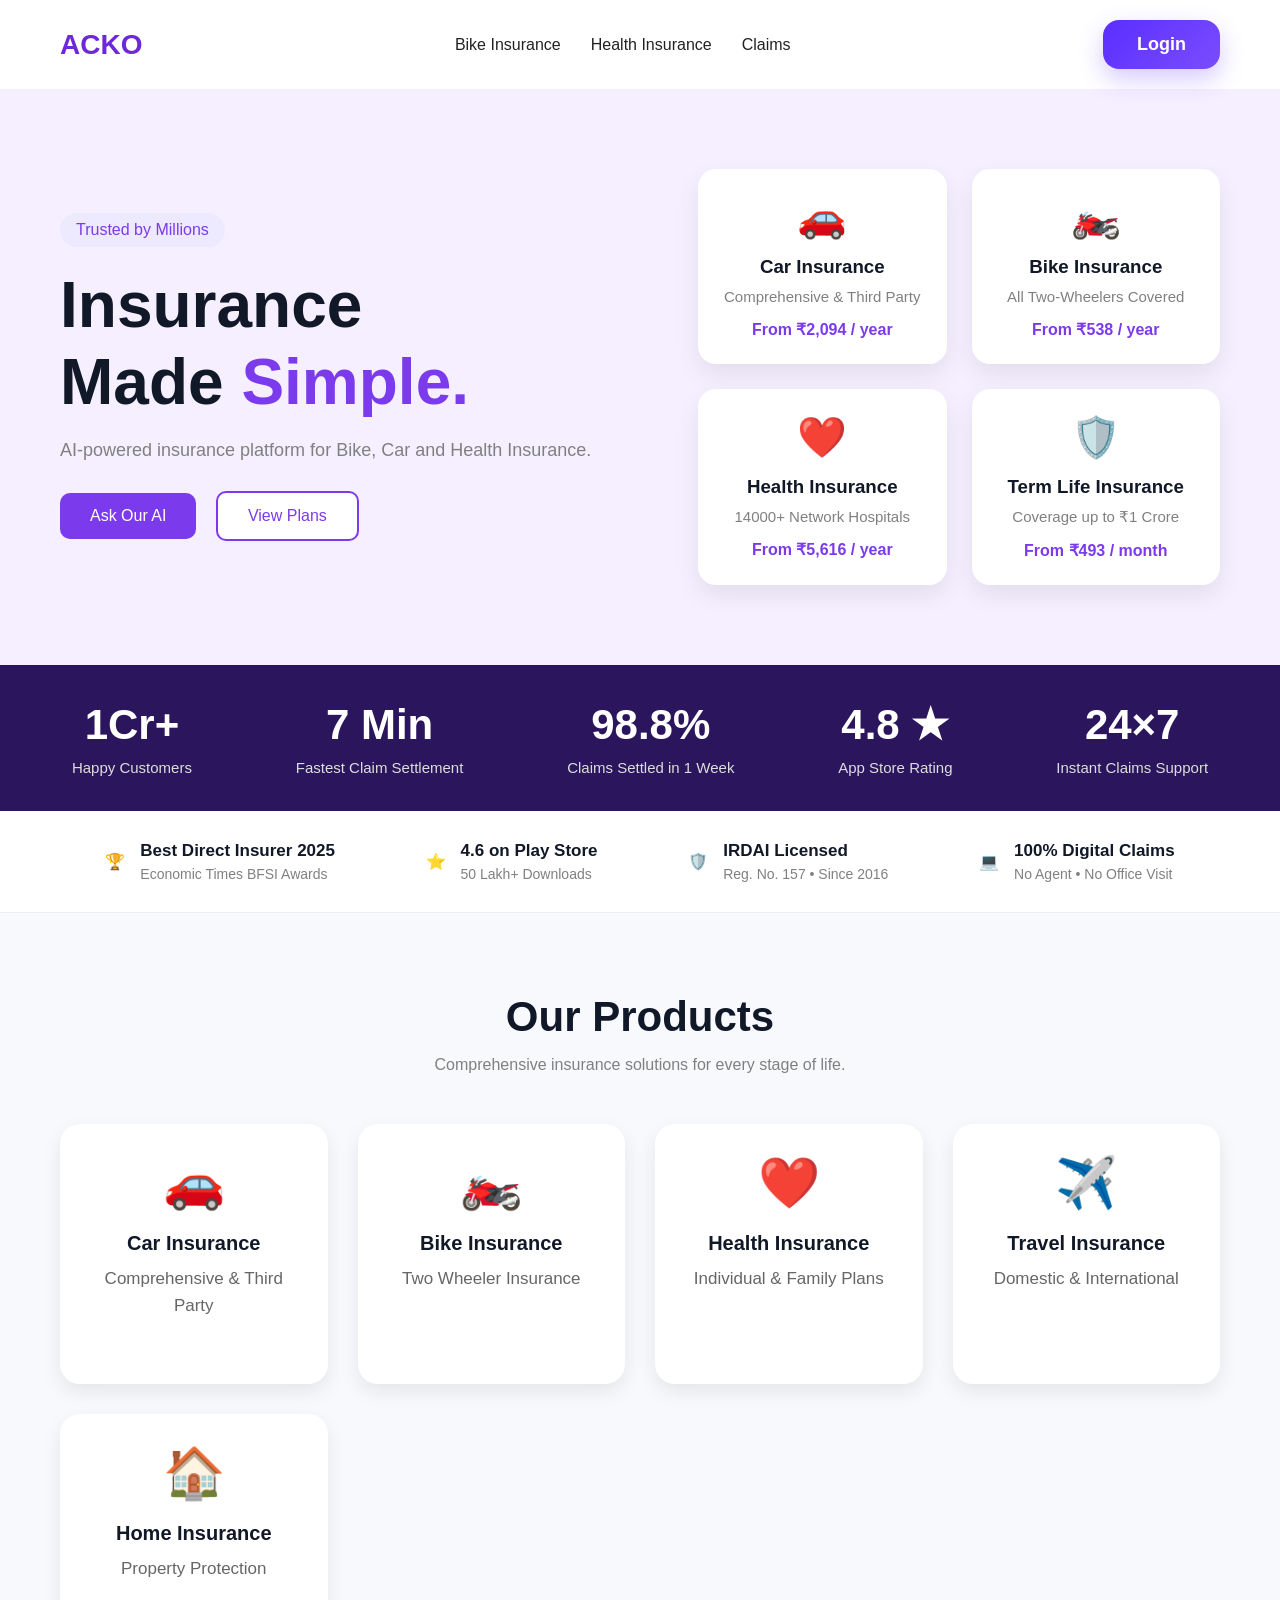
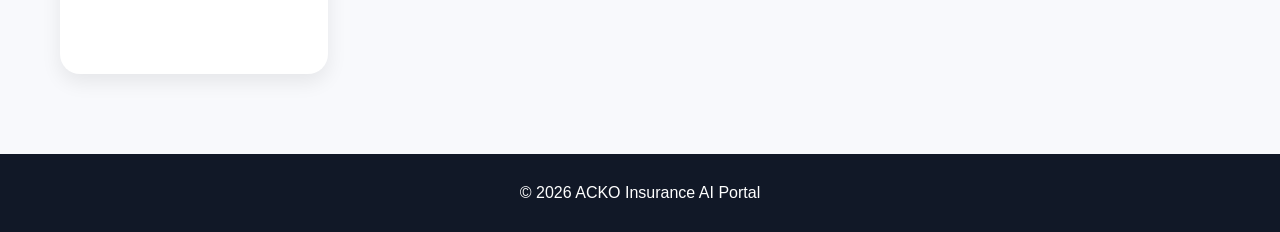
<file: frontend/index.html>
<!DOCTYPE html>
<html lang="en">

<head>
    <meta charset="UTF-8">
    <meta name="viewport" content="width=device-width, initial-scale=1.0">

    <title>ACKO Insurance AI Portal</title>

    <link rel="stylesheet" href="css/style.css">
    <link rel="stylesheet" href="css/login.css">
    
</head>

<body>

    <!-- ===========================
            NAVIGATION
    ============================ -->

    <nav class="navbar">

        <div class="logo">
            ACKO
        </div>

        <ul class="nav-links">

            <li><a href="#">Bike Insurance</a></li>

            <li><a href="#">Health Insurance</a></li>

            <li><a href="#">Claims</a></li>

        </ul>

        <div>

            <button id="loginBtn" class="login-btn">
                Login
            </button>

        </div>

    </nav>



    <!-- ===========================
            HERO
    ============================ -->

    <section class="hero">

        <div class="hero-left">

            <span class="tag">

                Trusted by Millions

            </span>

            <h1>

                Insurance
                <br>

                Made
                <span>Simple.</span>

            </h1>

            <p>

                AI-powered insurance platform for
                Bike, Car and Health Insurance.

            </p>

            <div class="hero-buttons">

                <button>

                    Ask Our AI

                </button>

                <button>

                    View Plans

                </button>

            </div>

        </div>



        <div class="hero-right">

    <div class="insurance-grid">

        <div class="insurance-card">

            <div class="icon">🚗</div>

            <h3>Car Insurance</h3>

            <p>Comprehensive & Third Party</p>

            <span>From ₹2,094 / year</span>

        </div>

        <div class="insurance-card">

            <div class="icon">🏍️</div>

            <h3>Bike Insurance</h3>

            <p>All Two-Wheelers Covered</p>

            <span>From ₹538 / year</span>

        </div>

        <div class="insurance-card">

            <div class="icon">❤️</div>

            <h3>Health Insurance</h3>

            <p>14000+ Network Hospitals</p>

            <span>From ₹5,616 / year</span>

        </div>

        <div class="insurance-card">

            <div class="icon">🛡️</div>

            <h3>Term Life Insurance</h3>

            <p>Coverage up to ₹1 Crore</p>

            <span>From ₹493 / month</span>

        </div>

    </div>

</div>
    </section>



    <!-- ===========================
        STATS
    =========================== -->

    <section class="stats">

        <div class="stat-box">

            <h2>1Cr+</h2>

            <p>Happy Customers</p>

        </div>

        <div class="stat-box">

            <h2>7 Min</h2>

            <p>Fastest Claim Settlement</p>

        </div>

        <div class="stat-box">

            <h2>98.8%</h2>

            <p>Claims Settled in 1 Week</p>

        </div>

        <div class="stat-box">

            <h2>4.8 ★</h2>

            <p>App Store Rating</p>

        </div>

        <div class="stat-box">

            <h2>24×7</h2>

            <p>Instant Claims Support</p>

        </div>

    </section>



<!-- ====================================
        TRUST BADGES
==================================== -->

<section class="badges">

    <div class="badge">

        🏆

        <div>

            <h4>Best Direct Insurer 2025</h4>

            <p>Economic Times BFSI Awards</p>

        </div>

    </div>

    <div class="badge">

        ⭐

        <div>

            <h4>4.6 on Play Store</h4>

            <p>50 Lakh+ Downloads</p>

        </div>

    </div>

    <div class="badge">

        🛡️

        <div>

            <h4>IRDAI Licensed</h4>

            <p>Reg. No. 157 • Since 2016</p>

        </div>

    </div>

    <div class="badge">

        💻

        <div>

            <h4>100% Digital Claims</h4>

            <p>No Agent • No Office Visit</p>

        </div>

    </div>

</section>



<!-- ====================================
        PRODUCTS
==================================== -->

<section class="products">

    <h2>

        Our Products

    </h2>

    <p>

        Comprehensive insurance solutions for every stage of life.

    </p>

    <div class="product-grid">

        <div class="product-card">

            🚗

            <h3>Car Insurance</h3>

            <p>Comprehensive & Third Party</p>

        </div>

        <div class="product-card">

            🏍️

            <h3>Bike Insurance</h3>

            <p>Two Wheeler Insurance</p>

        </div>

        <div class="product-card">

            ❤️

            <h3>Health Insurance</h3>

            <p>Individual & Family Plans</p>

        </div>

        <div class="product-card">

            ✈️

            <h3>Travel Insurance</h3>

            <p>Domestic & International</p>

        </div>

        <div class="product-card">

            🏠

            <h3>Home Insurance</h3>

            <p>Property Protection</p>

        </div>

    </div>

</section>


    <!-- ===========================
            FOOTER
    ============================ -->

    <footer>

        © 2026 ACKO Insurance AI Portal

    </footer>


<!-- ======================================
SUCCESS POPUP
====================================== -->

<div id="successPopup" class="success-popup">

    <div class="success-card">

        <div class="success-icon">
            ✅
        </div>

        <h2 id="successTitle">
            Success
        </h2>

        <p id="successMessage">
            Operation completed successfully.
        </p>

        <button id="successOkBtn">
            Continue
        </button>

    </div>

</div>

<script src="js/api.js"></script>

<!-- ==========================================
LOGIN MODAL
========================================== -->

<div class="modal" id   ="loginModal">

    <div class="modal-box">

        <!-- HEADER -->

        <div class="login-header">

            <span class="close">&times;</span>

            <h1>ACKO</h1>

            <p>Sign in to your insurance portal</p>

        </div>

        <!-- CUSTOMER / ADMIN -->

        <div class="login-type">

            <button
                class="type-btn active"
                id="customerBtn"
            >
                Customer
            </button>

            <button
                class="type-btn"
                id="adminBtn"
            >
                ACKO Management
            </button>

        </div>

        <!-- SIGN IN / REGISTER -->

        <div class="login-option">

            <button
                class="option-btn active"
                id="signinBtn"
            >
                Sign In
            </button>

            <button
                class="option-btn"
                id="registerBtn"
            >
                Register
            </button>

        </div>

        <!-- LOGIN FORM -->

        <form id="loginForm">

    <input
        type="email"
        id="loginEmail"
        placeholder="Email Address"
        required
    >

    <div class="password-box">

        <input
            type="password"
            id="loginPassword"
            placeholder="Password"
            required
        >

        <span id="togglePassword">
            👁
        </span>

    </div>

    <button
        type="submit"
        class="submit-btn"
    >
        Sign In
    </button>

</form>
        <!-- REGISTER FORM -->

        <form
            id="registerForm"
            style="display:none;"
        >

            <input
                type="text"
                id="customerName"
                placeholder="Full Name"
            >

            <input
                type="text"
                id="phone"
                placeholder="Phone Number"
            >

            <input
                type="email"
                id="registerEmail"
                placeholder="Email Address"
            >

            <input
                type="password"
                id="registerPassword"
                placeholder="Password"
            >

            <textarea
                id="address"
                placeholder="Address"
            ></textarea>

            <button
                type="submit"
                class="submit-btn"
            >
                Create Account
            </button>

        </form>

    </div>

</div>

<link rel="stylesheet" href="css/login.css">

<script src="js/login.js"></script>

</div>

</div>

</body>

</html>
</file>
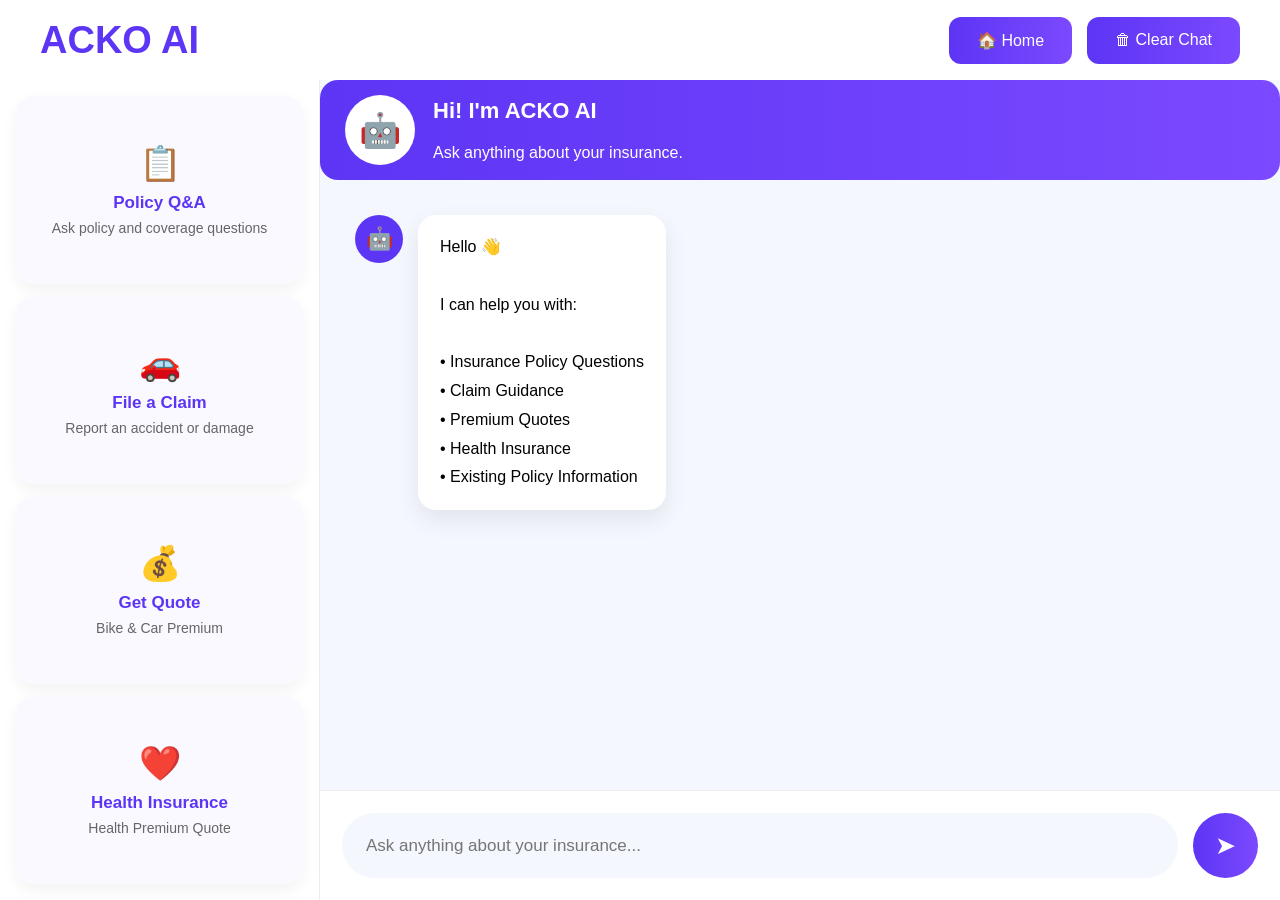
<file: frontend/chatbot.html>
<!DOCTYPE html>
<html lang="en">

<head>

    <meta charset="UTF-8">

    <meta name="viewport"
          content="width=device-width, initial-scale=1.0">

    <title>ACKO AI Assistant</title>

    <link rel="stylesheet" href="css/chatbot.css">

</head>

<body>

<!-- ==========================================
HEADER
========================================== -->

<header class="navbar">

    <div class="logo">
        ACKO AI
    </div>

    <div class="nav-buttons">

        <button id="homeBtn">
            🏠 Home
        </button>

        <button id="clearChatBtn">
            🗑 Clear Chat
        </button>

    </div>

</header>

<!-- ==========================================
MAIN CONTAINER
========================================== -->

<div class="chat-layout">

    <!-- ======================================
    LEFT PANEL
    ======================================= -->

    <aside class="sidebar">

        

        <div class="menu-card"
             id="policyCard">

            <div class="menu-icon">
                📋
            </div>

            <h3>Policy Q&A</h3>

            <p>
                Ask policy and coverage questions
            </p>

        </div>

        <div class="menu-card"
             id="claimCard">

            <div class="menu-icon">
                🚗
            </div>

            <h3>File a Claim</h3>

            <p>
                Report an accident or damage
            </p>

        </div>

        <div class="menu-card"
             id="quoteCard">

            <div class="menu-icon">
                💰
            </div>

            <h3>Get Quote</h3>

            <p>
                Bike & Car Premium
            </p>

        </div>

        <div class="menu-card" id="healthCard">

    <div class="menu-icon">
        ❤️
    </div>

    <h3>Health Insurance</h3>

    <p>
        Health Premium Quote
    </p>

</div>

    </aside>

    <!-- ======================================
    RIGHT CHAT AREA
    ======================================= -->

    <section class="chat-section">

        <!-- CHAT HEADER -->

        <div class="chat-header">

            <div class="bot-avatar">
                🤖
            </div>

            <div>

                <h2>Hi! I'm ACKO AI</h2>

                <p>
                    Ask anything about your insurance.
                </p>

            </div>

        </div>

        <!-- CHAT WINDOW -->

        <div id="chatMessages"
             class="chat-messages">

            <div class="bot-message">

                <div class="message-avatar">

                    🤖

                </div>

                <div class="message">

                    Hello 👋<br><br>

                    I can help you with:

                    <br><br>

                    • Insurance Policy Questions

                    <br>

                    • Claim Guidance

                    <br>

                    • Premium Quotes

                    <br>

                    • Health Insurance

                    <br>

                    • Existing Policy Information

                </div>

            </div>

        </div>

        <!-- INPUT AREA -->

        <div class="chat-input">

            <input

                id="userInput"

                type="text"

                placeholder="Ask anything about your insurance..."

            >

            <button id="sendBtn">

                ➤

            </button>

        </div>

    </section>

</div>

<script src="js/api.js"></script>

<!-- <script src="js/quote.js"></script> -->

<script src="js/claim.js"></script>

<script src="js/chatbot.js"></script>

</body>

</html>
</file>
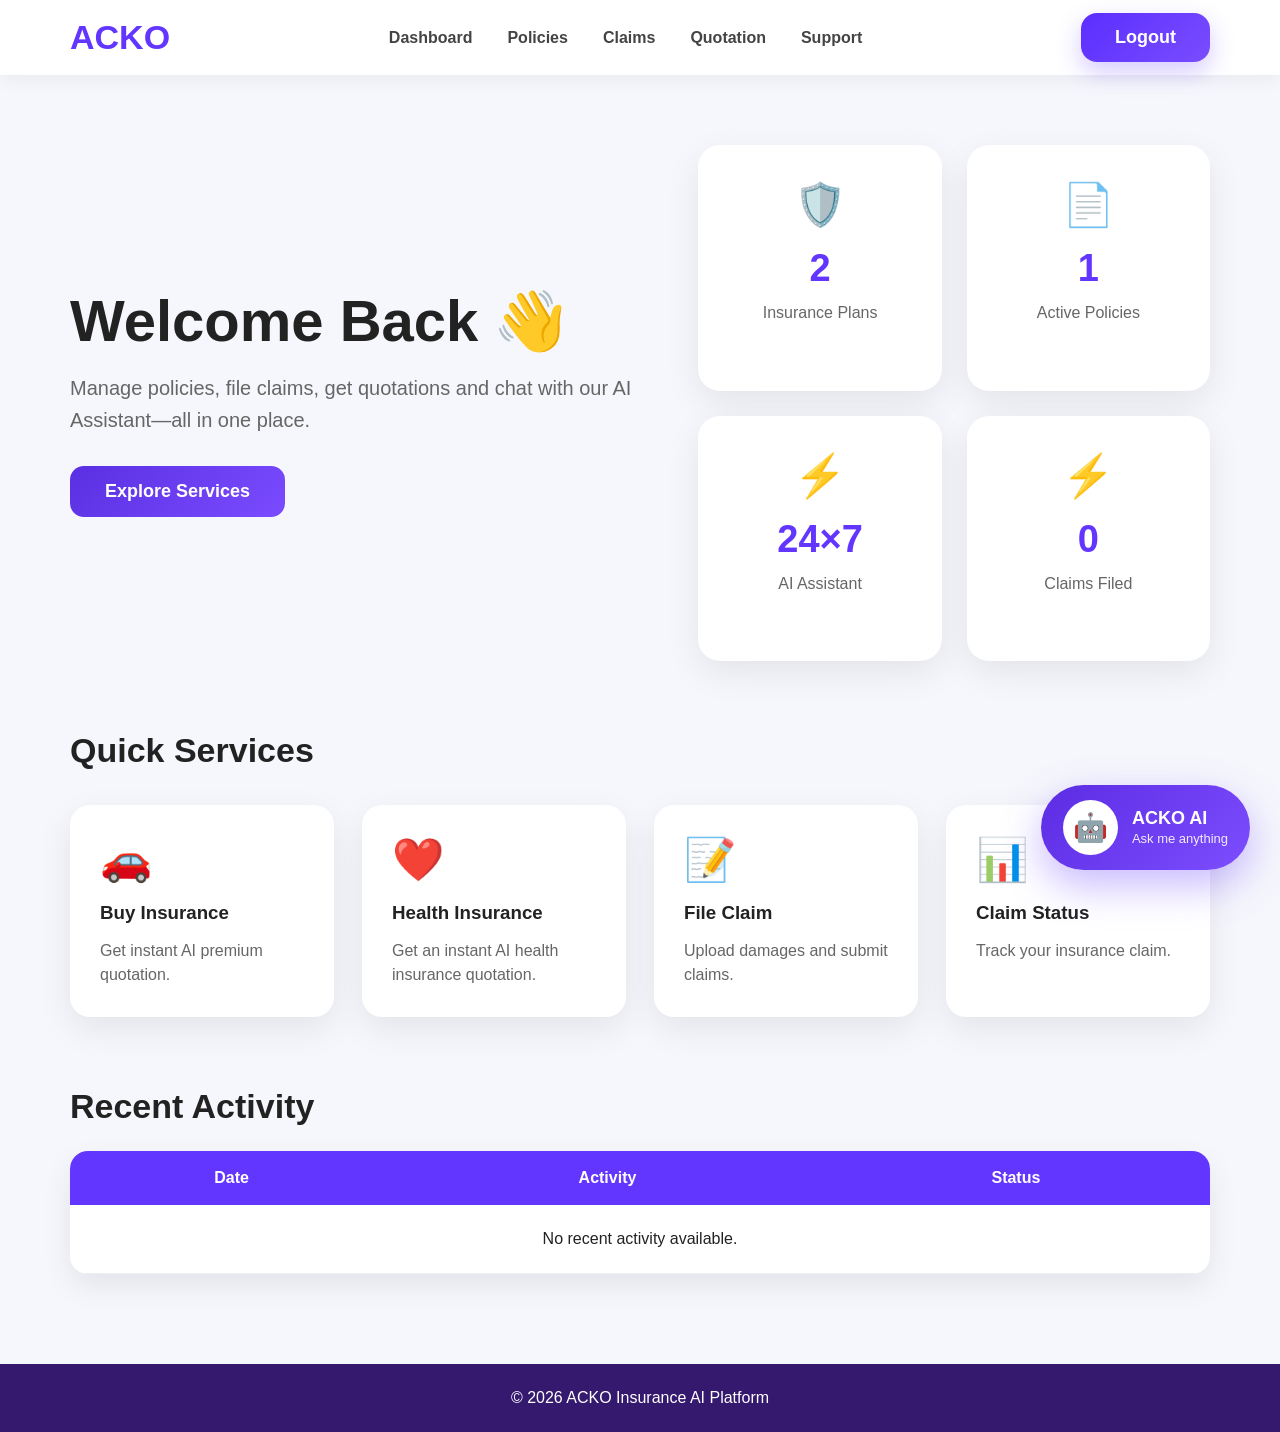
<file: frontend/home.html>
<!DOCTYPE html>
<html lang="en">

<head>

    <meta charset="UTF-8">

    <meta name="viewport" content="width=device-width, initial-scale=1.0">

    <title>ACKO Customer Portal</title>

    <link rel="stylesheet" href="css/home.css">

</head>

<body>

<!-- ===========================
NAVBAR
=========================== -->

<nav class="navbar">

    <div class="logo">

        ACKO

    </div>

    <ul class="nav-links">

        <li><a href="#">Dashboard</a></li>

        <li><a href="#">Policies</a></li>

        <li><a href="#">Claims</a></li>

        <li><a href="#">Quotation</a></li>

        <li><a href="#">Support</a></li>

    </ul>

    <button id="logoutBtn" class="logout-btn">

        Logout

    </button>

</nav>

<!-- ===========================
WELCOME
=========================== -->

<section class="hero">

    <div class="hero-left">

        <h1 id="welcomeUser">

        Welcome Back 👋

        </h1>

        <p>

            Manage policies, file claims, get quotations and chat with our AI Assistant—all in one place.

        </p>

        <button id="exploreBtn" class="primary-btn">

            Explore Services

        </button>

    </div>

    <div class="hero-right">

    <div class="stat-card">

    <div class="stat-icon">🛡️</div>

    <h2 id="totalPlans">2</h2>

    <p>Insurance Plans</p>

</div>

    <div class="stat-card">

    <div class="stat-icon">📄</div>

    <h2 id="activePolicies">1</h2>

    <p>Active Policies</p>

</div>

    <div class="stat-card">

        <div class="stat-icon">⚡</div>

        <h2>24×7</h2>

        <p>AI Assistant</p>

    </div>

    <div class="stat-card">

    <div class="stat-icon">⚡</div>

    <h2 id="totalClaims">0</h2>

    <p>Claims Filed</p>

</div>

</div>

</section>

<!-- ===========================
QUICK SERVICES
=========================== -->

<section id="services" class="services">

    <h2>

        Quick Services

    </h2>

    <div class="service-grid">

        <div class="service-card" id="quoteCard">

            <div class="icon">

                🚗

            </div>

            <h3>

                Buy Insurance

            </h3>

            <p>

                Get instant AI premium quotation.

            </p>

        </div>

        <div class="service-card" id="healthCard">

            <div class="icon">
                ❤️
            </div>

            <h3>
            Health Insurance
            </h3>

            <p>
            Get an instant AI health insurance quotation.
            </p>

        </div>

        <div class="service-card" id="claimCard">

            <div class="icon">

                📝

            </div>

            <h3>

                File Claim

            </h3>

            <p>

                Upload damages and submit claims.

            </p>

        </div>

        <div class="service-card">

            <div class="icon">

                📊

            </div>

            <h3>

                Claim Status

            </h3>

            <p>

                Track your insurance claim.

            </p>

        </div>

    </div>

</section>

<!-- ===========================
RECENT ACTIVITY
=========================== -->

<section class="activity">

    <h2>

        Recent Activity

    </h2>

    <table>

        <thead>

            <tr>

                <th>Date</th>

                <th>Activity</th>

                <th>Status</th>

            </tr>

        </thead>

       <tbody id="recentActivityBody">

    <tr>
        <td colspan="3" style="text-align:center; padding:25px;">
            No recent activity available.
        </td>
    </tr>

</tbody>

    </table>

</section>

<!-- =====================================
FLOATING AI ASSISTANT
===================================== -->

<div class="ai-widget" id="chatbotBtn">

    <div class="ai-icon">

        🤖

    </div>

    <div>

        <h4>ACKO AI</h4>

        <span>Ask me anything</span>

    </div>

</div>


<!-- ===========================
FOOTER
=========================== -->

<footer>

    © 2026 ACKO Insurance AI Platform

</footer>

<script src="js/home.js"></script>

</body>

</html>
</file>
<file: frontend/css/style.css>
/* ===============================
   RESET
================================== */

* {
    margin: 0;
    padding: 0;
    box-sizing: border-box;
}

/* ===============================
   BODY
================================== */

body {
    font-family: Arial, Helvetica, sans-serif;
    background: #ffffff;
    color: #111827;
}

/* ===============================
   NAVBAR
================================== */

.navbar {

    display: flex;

    justify-content: space-between;

    align-items: center;

    padding: 20px 60px;

    background:white;

}

.logo {

    color:#6d28d9;

    font-size: 28px;

    font-weight: bold;

}

.nav-links {

    display: flex;

    list-style: none;

    gap: 30px;

}

.nav-links a {

    color:#222;

    text-decoration: none;

    font-weight: 500;

}

.login-btn {

    background: #7c3aed;

    color: white;

    border: none;

    padding: 10px 24px;

    border-radius: 8px;

    cursor: pointer;

}

.login-btn:hover {

    background: #6d28d9;

}

/* ===============================
   HERO
================================== */

.hero{

    display:flex;

    justify-content:space-between;

    align-items:center;

    padding:80px 60px;

    background:#f5efff;

}

.hero-left {

    width: 50%;

}

.tag {

    background: #ede9fe;

    color: #6d28d9;

    padding: 8px 16px;

    border-radius: 20px;

    display: inline-block;

    margin-bottom: 20px;

}

.hero h1 {

    font-size: 64px;

    line-height: 1.2;

    margin-bottom: 20px;

}

.hero span {

    color: #7c3aed;

}

.hero p {

    color: gray;

    font-size: 18px;

    margin-bottom: 30px;

}

.hero-buttons button {

    padding: 14px 30px;

    margin-right: 15px;

    border-radius: 10px;

    border: none;

    cursor: pointer;

    font-size: 16px;

}

.hero-buttons button:first-child {

    background: #7c3aed;

    color: white;

}

.hero-buttons button:last-child {

    background: white;

    border: 2px solid #7c3aed;

    color: #7c3aed;

}

.hero-right {

    width: 40%;

    text-align: center;

}

.hero-right img {

    width: 100%;

    max-width: 450px;

}

/* ===============================
   STATS
================================== */

.stats{

    background:#2b165d;

    display:flex;

    justify-content:space-around;

    align-items:center;

    padding:35px 20px;

}

.stat-box{

    text-align:center;

    color:white;

}

.stat-box h2{

    font-size:42px;

    margin-bottom:10px;

    font-weight:bold;

}

.stat-box p{

    color:#ddd;

    font-size:15px;

}

/* ===============================
   PRODUCTS
================================== */

.products {

    padding: 80px 60px;

}

.products h2 {

    text-align: center;

    margin-bottom: 40px;

    font-size: 38px;

}

.product-grid {

    display: grid;

    grid-template-columns: repeat(4,1fr);

    gap: 25px;

}

.product-card {

    background: white;

    border-radius: 15px;

    padding: 40px;

    text-align: center;

    box-shadow: 0 8px 20px rgba(0,0,0,.08);

    transition: .3s;

}

.product-card:hover {

    transform: translateY(-8px);

}

.product-card h3 {

    margin-top: 20px;

}

/* ===============================
   FOOTER
================================== */

footer {

    background: #111827;

    color: white;

    text-align: center;

    padding: 30px;

}

/* =====================================
   HERO RIGHT INSURANCE CARDS
===================================== */

.hero-right{

    width:45%;

}

.insurance-grid{

    display:grid;

    grid-template-columns:repeat(2,1fr);

    gap:25px;

}

.insurance-card{

    background:white;

    border-radius:18px;

    padding:25px;

    box-shadow:0 10px 25px rgba(0,0,0,.08);

    transition:.3s;

}

.insurance-card:hover{

    transform:translateY(-8px);

}

.insurance-card .icon{

    font-size:40px;

    margin-bottom:15px;

}

.insurance-card h3{

    margin-bottom:10px;

}

.insurance-card p{

    color:gray;

    font-size:15px;

    margin-bottom:15px;

}

.insurance-card span{

    color:#7c3aed;

    font-weight:bold;

}


/*======================================
            BADGES
======================================*/

.badges{

    display:flex;

    justify-content:space-around;

    align-items:center;

    padding:30px 60px;

    background:white;

    border-bottom:1px solid #eee;

}

.badge{

    display:flex;

    align-items:center;

    gap:15px;

}

.badge h4{

    font-size:17px;

    margin-bottom:5px;

}

.badge p{

    color:gray;

    font-size:14px;

}



/*======================================
            PRODUCTS
======================================*/

.products{

    padding:80px 60px;

    text-align:center;

    background:#f8f9fc;

}

.products h2{

    font-size:42px;

    margin-bottom:15px;

}

.products>p{

    color:gray;

    margin-bottom:50px;

}

.product-grid{

    display:grid;

    grid-template-columns:repeat(auto-fit,minmax(230px,1fr));

    gap:30px;

    margin-top:50px;

}

.product-card{

    background:white;

    padding:30px;

    border-radius:20px;

    box-shadow:0 8px 20px rgba(0,0,0,.08);

    transition:.3s;

    min-height:260px;

}

.product-card:hover{

    transform:translateY(-10px);

}

.product-card{

    font-size:50px;

}

.product-card h3{

    font-size:20px;

    margin:20px 0 10px;

}

.product-card p{

    color:#666;

    font-size:17px;

    line-height:1.6;

}
</file>
<file: frontend/css/login.css>
/* ==========================================
   LOGIN MODAL
========================================== */

.modal{

    display:none;

    position:fixed;

    inset:0;

    justify-content:center;

    align-items:center;

    background:rgba(20,20,20,.35);

    backdrop-filter:blur(14px);

    -webkit-backdrop-filter:blur(14px);

    z-index:9999;

    animation:fadeIn .3s ease;

}

/* ==========================================
   MODAL BOX
========================================== */

.modal-box{

    width:480px;

    background:#fff;

    border-radius:22px;

    overflow:hidden;

    box-shadow:0 20px 60px rgba(0,0,0,.25);

    animation:popup .3s ease;

}

/* ==========================================
   HEADER
========================================== */

.login-header{

    background:linear-gradient(135deg,#5a2de3,#7b4dff);

    padding:20px 28px;

    color:white;

    position:relative;

}

.login-header h1{

    margin:0;

    font-size:34px;

    font-weight:800;

}

.login-header p{

    margin-top:6px;

    font-size:15px;

    color:rgba(255,255,255,.9);

}

/* ==========================================
   CLOSE BUTTON
========================================== */

.close{

    position:absolute;

    top:16px;

    right:18px;

    width:38px;

    height:38px;

    border-radius:50%;

    display:flex;

    justify-content:center;

    align-items:center;

    background:rgba(255,255,255,.15);

    color:white;

    font-size:26px;

    font-weight:bold;

    cursor:pointer;

    transition:.3s;

}

.close:hover{

    background:white;

    color:#6b3df4;

}

/* ==========================================
   BODY
========================================== */

.login-type{

    display:flex;

    margin:18px 24px 12px;

}

.login-option{

    display:flex;

    margin:0 24px 14px;

}

#loginForm,
#registerForm{

    padding:0 24px 20px;

}

/* ==========================================
   BUTTONS
========================================== */

.type-btn,
.option-btn{

    flex:1;

    height:44px;

    border:none;

    background:#f3f3f3;

    color:#555;

    font-size:15px;

    font-weight:600;

    cursor:pointer;

    transition:.25s;

}

.type-btn:first-child,
.option-btn:first-child{

    border-radius:10px 0 0 10px;

}

.type-btn:last-child,
.option-btn:last-child{

    border-radius:0 10px 10px 0;

}   

.type-btn.active,
.option-btn.active{

    background:linear-gradient(135deg,#5b2be0,#7d4dff);

    color:white;

}


.login-btn{
    background: linear-gradient(135deg,#5B2EFF,#7A4DFF);
    color:white;
    border:none;
    padding:14px 34px;
    border-radius:16px;
    font-size:18px;
    font-weight:600;
    cursor:pointer;
    transition:0.3s;
    box-shadow:0 10px 25px rgba(91,46,255,.25);
}

.login-btn:hover{
    transform:translateY(-3px);
    box-shadow:0 15px 35px rgba(91,46,255,.35);
}



/* ==========================================
   INPUTS
========================================== */

.modal input,
.modal textarea{

    width:100%;

    padding:12px 14px;

    margin:7px 0;

    border:1px solid #ddd;

    border-radius:10px;

    font-size:15px;

    outline:none;

    transition:.3s;

    box-sizing:border-box;

}

.modal input:focus,
.modal textarea:focus{

    border-color:#6b3df4;

    box-shadow:0 0 0 3px rgba(107,61,244,.12);

}

.modal textarea{

    height:60px;

    resize:none;

}

/* ==========================================
   SUBMIT BUTTON
========================================== */

.submit-btn{

    width:100%;

    height:48px;

    margin-top:14px;

    border:none;

    border-radius:10px;

    background:linear-gradient(135deg,#5b2be0,#7d4dff);

    color:white;

    font-size:17px;

    font-weight:700;

    cursor:pointer;

    transition:.3s;

}

.submit-btn:hover{

    transform:translateY(-2px);

    box-shadow:0 8px 20px rgba(107,61,244,.3);

}

.password-box{

    position:relative;

}

.password-box input{

    width:100%;

    padding-right:45px;

}

#togglePassword{

    position:absolute;

    right:15px;

    top:50%;

    transform:translateY(-50%);

    cursor:pointer;

    font-size:18px;

    color:#666;

}

/* ==========================================
   ANIMATION
========================================== */

@keyframes popup{

    from{

        opacity:0;

        transform:translateY(20px) scale(.96);

    }

    to{

        opacity:1;

        transform:translateY(0) scale(1);

    }

}

@keyframes fadeIn{

    from{

        opacity:0;

    }

    to{

        opacity:1;

    }

}

/* ==========================================
   MOBILE
========================================== */

@media(max-width:600px){

    .modal-box{

        width:92%;

    }

    .login-header h1{

        font-size:28px;

    }

}

/* ======================================
SUCCESS POPUP
====================================== */

.success-popup{

    display:none;

    position:fixed;

    inset:0;

    background:rgba(0,0,0,.45);

    backdrop-filter:blur(10px);

    justify-content:center;

    align-items:center;

    z-index:10000;

}

.success-card{

    width:380px;

    background:white;

    border-radius:20px;

    padding:35px;

    text-align:center;

    animation:popup .3s ease;

    box-shadow:0 20px 60px rgba(0,0,0,.2);

}

.success-icon{

    font-size:60px;

    margin-bottom:15px;

}

.success-card h2{

    color:#5b2be0;

    margin-bottom:10px;

}

.success-card p{

    color:#666;

    margin-bottom:25px;

    line-height:1.6;

}

.success-card button{

    width:100%;

    height:48px;

    border:none;

    border-radius:12px;

    background:linear-gradient(135deg,#5b2be0,#7b4dff);

    color:white;

    font-size:17px;

    cursor:pointer;

}
</file>
<file: frontend/css/chatbot.css>
/* ==========================================
RESET
========================================== */

*{
    margin:0;
    padding:0;
    box-sizing:border-box;
    font-family:"Poppins",sans-serif;
}

body{

    background:#f5f7ff;

    height:100vh;

    overflow:hidden;

}


/* ==========================================
NAVBAR
========================================== */

.navbar{

    height:80px;

    background:#fff;

    display:flex;

    justify-content:space-between;

    align-items:center;

    padding:0 40px;

    box-shadow:0 5px 18px rgba(0,0,0,.08);

}

.logo{

    font-size:38px;

    font-weight:700;

    color:#5d35f5;

}

.nav-buttons{

    display:flex;

    gap:15px;

}

.nav-buttons button{

    border:none;

    background:linear-gradient(90deg,#5d35f5,#7b49ff);

    color:#fff;

    padding:14px 28px;

    border-radius:12px;

    cursor:pointer;

    font-size:16px;

    transition:.3s;

}

.nav-buttons button:hover{

    transform:translateY(-3px);

    box-shadow:0 12px 30px rgba(93,53,245,.35);

}


/* ==========================================
MAIN LAYOUT
========================================== */

.chat-layout{

    display:flex;

    height:calc(100vh - 80px);

}


/* ==========================================
LEFT PANEL
========================================== */

.sidebar{

    width:320px;

    background:#fff;

    border-right:1px solid #ececec;

    display:flex;

    flex-direction:column;

    justify-content:space-between;

    padding:16px;

    gap:12px;

}

.assistant-profile{

    text-align:center;

    margin-bottom:25px;

}

.assistant-icon{

    width:90px;

    height:90px;

    background:linear-gradient(135deg,#5d35f5,#7b49ff);

    color:white;

    font-size:40px;

    display:flex;

    justify-content:center;

    align-items:center;

    border-radius:50%;

    margin:auto;

    margin-bottom:15px;

}

.assistant-profile h2{

    color:#333;

    margin-bottom:5px;

}

.assistant-profile p{

    color:#888;

}


/* ==========================================
MENU CARDS
========================================== */

.menu-card{

    flex:1;

    min-height:145px;

    border-radius:18px;

    background:#faf9ff;

    display:flex;

    flex-direction:column;

    justify-content:center;

    align-items:center;

    padding:12px;

    border:2px solid transparent;

    transition:.3s;

    box-shadow:0 6px 16px rgba(0,0,0,.05);

}

.menu-card:hover{

    transform:translateY(-6px);

    border-color:#5d35f5;

    background:white;

    box-shadow:0 18px 35px rgba(93,53,245,.18);

}

.menu-icon{

    font-size:34px;

    margin-bottom:10px;

}

.menu-card h3{

    font-size:17px;

    color:#5d35f5;

    margin-bottom:6px;

}

.menu-card p{

    font-size:14px;

    line-height:1.3;

    text-align:center;

    color:#666;

}


/* ==========================================
CHAT AREA
========================================== */

.chat-section{

    flex:1;

    display:flex;

    flex-direction:column;

    background:#f5f7ff;

}


/* ==========================================
CHAT HEADER
========================================== */

.chat-header{

    display:flex;

    align-items:center;

    gap:18px;

    background:linear-gradient(90deg,#5d35f5,#7b49ff);

    color:white;

    padding:15px 25px;

    min-height:80px;

    border-radius:18px;

}

.chat-header h1{
    font-size:26px;
    margin:0;
}

.bot-avatar{

    width:70px;

    height:70px;

    border-radius:50%;

    background:white;

    color:#5d35f5;

    font-size:34px;

    display:flex;

    justify-content:center;

    align-items:center;

}

.chat-header h2{

    font-size:22px;

    margin-bottom:20px;

}

.chat-header p{
    font-size:16px;
    margin-top:4px;
    margin-bottom:0;
}

.chat-header img,
.chat-header .avatar{
    width:60px;
    height:60px;
}

/* ==========================================
CHAT MESSAGES
========================================== */

.chat-messages{

    flex:1;

    overflow-y:auto;

    padding:35px;

}

.bot-message,

.user-message{

    display:flex;

    gap:15px;

    margin-bottom:25px;

}

.user-message{

    justify-content:flex-end;

}

.message-avatar{

    width:48px;

    height:48px;

    background:#5d35f5;

    color:white;

    border-radius:50%;

    display:flex;

    justify-content:center;

    align-items:center;

    font-size:22px;

}

.user-message .message-avatar{

    order:2;

}

.message{

    background:white;

    max-width:70%;

    padding:18px 22px;

    border-radius:18px;

    line-height:1.8;

    box-shadow:0 10px 25px rgba(0,0,0,.08);

}

.user-message .message{

    background:#5d35f5;

    color:white;

}


/* ==========================================
INPUT AREA
========================================== */

.chat-input{

    display:flex;

    gap:15px;

    padding:22px;

    background:white;

    border-top:1px solid #ececec;

}

.chat-input input{

    flex:1;

    border:none;

    background:#f5f7ff;

    border-radius:50px;

    padding:18px 24px;

    font-size:17px;

    outline:none;

}

.chat-input button{

    width:65px;

    height:65px;

    border:none;

    border-radius:50%;

    background:linear-gradient(90deg,#5d35f5,#7b49ff);

    color:white;

    font-size:25px;

    cursor:pointer;

    transition:.3s;

}

.chat-input button:hover{

    transform:scale(1.08);

}


/* ==========================================
SCROLLBAR
========================================== */

.chat-messages::-webkit-scrollbar{

    width:8px;

}

.chat-messages::-webkit-scrollbar-thumb{

    background:#6d3fff;

    border-radius:20px;

}


/* ==========================================
RESPONSIVE
========================================== */

@media(max-width:1000px){

.sidebar{

    width:270px;

}

.logo{

    font-size:30px;

}

.chat-header h2{

    font-size:18px;

}

}

@media(max-width:800px){

.chat-layout{

    flex-direction:column;

}

.sidebar{

    width:100%;

    display:grid;

    grid-template-columns:repeat(2,1fr);

    gap:15px;

    overflow:auto;

}

.assistant-profile{

    grid-column:1/3;

}

.chat-section{

    height:60vh;

}

}

.chat-option-btn{

    width:100%;

    padding:15px;

    border:none;

    border-radius:12px;

    cursor:pointer;

    font-size:16px;

    font-weight:600;

    background:linear-gradient(90deg,#5b2df5,#7b52ff);

    color:white;

    transition:.3s;

}

.chat-option-btn:hover{

.form-grid{

display:grid;

grid-template-columns:repeat(2,1fr);

gap:15px;

margin-bottom:20px;

}

.form-group{

display:flex;

flex-direction:column;

}

.form-group label{

font-size:13px;

font-weight:600;

margin-bottom:5px;

color:#555;

}

.form-group input,

.form-group select{

padding:10px;

border:1px solid #ddd;

border-radius:10px;

font-size:14px;

}

.chat-submit-btn{

width:100%;

padding:14px;

background:#6C3EF4;

color:white;

border:none;

border-radius:12px;

font-size:17px;

font-weight:bold;

cursor:pointer;

margin-top:20px;

}    transform:translateY(-2px);

}


.quote-card{

background:#ffffff;

border-radius:18px;

padding:20px;

margin-bottom:20px;

box-shadow:0 5px 18px rgba(0,0,0,.08);

}

.quote-card h4{

margin-bottom:15px;

color:#6C3EF4;

font-size:18px;

}

.form-grid{

display:grid;

grid-template-columns:repeat(2,1fr);

gap:15px;

}

.form-group{

display:flex;

flex-direction:column;

}

.form-group label{

font-size:13px;

font-weight:600;

margin-bottom:5px;

color:#666;

}

.form-group input,

.form-group select{

padding:10px;

border:1px solid #ddd;

border-radius:10px;

font-size:14px;

}

.chat-submit-btn{

margin-top:20px;

width:100%;

padding:14px;

background:#6C3EF4;

color:white;

border:none;

border-radius:12px;

font-size:16px;

cursor:pointer;

}

.premium-card{

background:white;

border-radius:18px;

padding:25px;

box-shadow:0 5px 18px rgba(0,0,0,.08);

}

.premium-price{

font-size:42px;

font-weight:bold;

color:#6C3EF4;

margin:15px 0;

}

.premium-month{

color:#666;

font-size:18px;

margin-bottom:20px;

}

.summary{

line-height:1.7;

font-size:15px;

}

.premium-card{

background:#fff;

border-radius:20px;

padding:30px;

box-shadow:0 10px 30px rgba(0,0,0,.08);

margin-top:20px;

}

.premium-header{

display:flex;

justify-content:space-between;

align-items:center;

margin-bottom:20px;

}

.premium-date{

font-size:13px;

color:#888;

}

.premium-price{

font-size:52px;

font-weight:bold;

color:#673DE6;

margin-top:15px;

}

.premium-month{

margin-top:8px;

color:#666;

font-size:18px;

}

.premium-divider{

height:1px;

background:#eee;

margin:25px 0;

}

.premium-body{

line-height:1.8;

color:#444;

}

.recalculate-btn{

margin-top:25px;

background:#673DE6;

color:white;

padding:14px 30px;

border:none;

border-radius:12px;

cursor:pointer;

font-size:16px;

font-weight:bold;

}

.premium-card{

background:white;

border-radius:18px;

overflow:hidden;

box-shadow:0 10px 30px rgba(0,0,0,.08);

margin-top:20px;

}

.premium-top{

background:#6C3EF4;

color:white;

padding:15px 25px;

display:flex;

justify-content:space-between;

align-items:center;

}

.premium-title{

font-size:14px;

font-weight:bold;

letter-spacing:.5px;

}

.premium-vehicle{
    margin-top:10px;
}

.vehicle-name{
    font-size:32px;
    font-weight:700;
    color:#ffffff;
}

.vehicle-info{
    margin-top:6px;
    font-size:18px;
    color:#e7dcff;
}

.vehicle-title{

    font-size:24px;

    font-weight:700;

    color:white;

    margin-top:10px;

}

.vehicle-subtitle{

    margin-top:8px;

    color:#f4f4f4;

    font-size:18px;

    opacity:.95;

}

.premium-date{

font-size:12px;

opacity:.8;

}

.premium-box{

padding:25px;

text-align:center;

background:#F5F0FF;

}

.premium-label{

font-size:13px;

font-weight:bold;

color:#555;

}

.premium-price{

font-size:50px;

font-weight:bold;

color:#673DE6;

margin:10px 0;

}

.premium-month{

color:#666;

font-size:16px;

}

.premium-table{

width:100%;

border-collapse:collapse;

margin-top:20px;

}

.premium-table td{

padding:12px 25px;

border-bottom:1px solid #eee;

font-size:15px;

}

.premium-table td:last-child{

text-align:right;

font-weight:bold;

}

.premium-summary{

padding:25px;

line-height:1.8;

font-size:15px;

color:#444;

}

.premium-btn{

    width:100%;

    padding:18px;

    border:none;

    border-radius:14px;

    background:linear-gradient(90deg,#5b2be0,#7a3ff2);

    color:white;

    font-size:22px;

    font-weight:600;

    cursor:pointer;

    margin-top:25px;

    transition:.3s;

    box-shadow:0 10px 25px rgba(91,43,224,.25);

}

.premium-btn:hover{

    transform:translateY(-2px);

    box-shadow:0 15px 30px rgba(91,43,224,.35);

}

/* ============================
   CLAIM FORM UI
============================ */

.claim-form{

    max-width:850px;
    margin:20px auto;
    background:#ffffff;
    padding:30px;
    border-radius:18px;
    box-shadow:0 8px 25px rgba(0,0,0,0.08);

}

.claim-form h2{

    font-size:36px;
    margin-bottom:10px;
    color:#222;

}

.claim-form p{

    color:#666;
    margin-bottom:25px;

}

.claim-form h3{

    margin-top:30px;
    margin-bottom:15px;
    color:#5B2CF4;

}

.form-grid{

    display:grid;
    grid-template-columns:1fr 1fr;
    gap:18px;

}

.form-group{

    display:flex;
    flex-direction:column;

}

.form-group label{

    font-weight:600;
    margin-bottom:6px;

}

.form-group input,
.form-group select{

    height:48px;
    border:1px solid #ddd;
    border-radius:10px;
    padding:0 14px;
    font-size:15px;

}

.form-group input:focus,
.form-group select:focus{

    border-color:#6d3df5;
    outline:none;

}

input[type=file]{

    padding:10px;
    border:1px dashed #bbb;
    border-radius:10px;

}

.claim-btn{

    width:100%;
    margin-top:30px;
    padding:16px;
    border:none;
    border-radius:12px;
    background:linear-gradient(90deg,#6d3df5,#5b2cf4);
    color:white;
    font-size:18px;
    font-weight:700;
    cursor:pointer;

}

.claim-btn:hover{

    opacity:.95;

}

input[type=file]{

    margin-top:10px;
    margin-bottom:15px;

}

.premium-summary{
    margin-top:20px;
    padding:20px;
}

.premium-summary h3{
    margin-top:0;
    margin-bottom:15px;
}

.premium-summary ul{
    margin:10px 0;
    padding-left:22px;
}

.premium-summary p{
    margin:10px 0;
}
</file>
<file: frontend/css/home.css>
/* ==========================================
GENERAL
========================================== */

*{

    margin:0;

    padding:0;

    box-sizing:border-box;

    font-family:Segoe UI, sans-serif;

}

body{

    background:#f6f7fc;

    color:#222;

}

/* ==========================================
NAVBAR
========================================== */

.navbar{

    height:75px;

    background:white;

    display:flex;

    justify-content:space-between;

    align-items:center;

    padding:0 70px;

    box-shadow:0 4px 18px rgba(0,0,0,.06);

    position:sticky;

    top:0;

    z-index:100;

}

.logo{

    font-size:34px;

    font-weight:800;

    color:#6236ff;

}

.nav-links{

    display:flex;

    gap:35px;

    list-style:none;

}

.nav-links a{

    text-decoration:none;

    color:#444;

    font-weight:600;

    transition:.3s;

}

.nav-links a:hover{

    color:#6236ff;

}



.logout-btn{
    background: linear-gradient(135deg,#5B2EFF,#7A4DFF);
    color:white;
    border:none;
    padding:14px 34px;
    border-radius:16px;
    font-size:18px;
    font-weight:600;
    cursor:pointer;
    transition:0.3s;
    box-shadow:0 10px 25px rgba(91,46,255,.25);
}

.logoutbtn:hover{
    transform:translateY(-3px);
    box-shadow:0 15px 35px rgba(91,46,255,.35);
}


/* ==========================================
HERO
========================================== */

.hero{

    display:flex;

    justify-content:space-between;

    align-items:center;

    padding:70px;

    gap:60px;

}

.hero-left{

    width:50%;

}

.welcome-tag{

    display:inline-block;

    background:#efe9ff;

    color:#6236ff;

    padding:10px 18px;

    border-radius:30px;

    font-weight:600;

    margin-bottom:20px;

}

.hero h1{

    font-size:58px;

    line-height:1.1;

    margin-bottom:20px;

}

.hero p{

    color:#666;

    font-size:20px;

    line-height:1.6;

    margin-bottom:30px;

}

.primary-btn{

    border:none;

    background:linear-gradient(135deg,#5a2fe2,#7b4cff);

    color:white;

    padding:15px 35px;

    border-radius:14px;

    font-size:18px;

    cursor:pointer;

    font-weight:600;

}


/* ==========================================
PREMIUM STAT CARDS
========================================== */

.hero-right{

    display:grid;

    grid-template-columns:repeat(2,1fr);

    gap:25px;

}

.stat-card{

    background:white;

    border-radius:22px;

    padding:35px 25px;

    text-align:center;

    box-shadow:0 12px 35px rgba(0,0,0,.08);

    transition:.35s;

    cursor:pointer;

}

.stat-card:hover{

    transform:translateY(-8px);

    box-shadow:0 18px 45px rgba(98,54,255,.18);

}

.stat-icon{

    font-size:42px;

    margin-bottom:18px;

}

.stat-card h2{

    color:#6236ff;

    font-size:38px;

    margin-bottom:10px;

}

.stat-card p{

    color:#666;

    font-size:16px;

}


/* ==========================================
RIGHT SIDE
========================================== */

.hero-right{

    width:45%;

    display:grid;

    grid-template-columns:repeat(2,1fr);

    gap:25px;

}

.hero-right img{

    width:100%;

}

/* ==========================================
SERVICE CARDS
========================================== */

.services{

    padding:0 70px 70px;

}

.services h2{

    font-size:34px;

    margin-bottom:35px;

}

.service-grid{

    display:grid;

    grid-template-columns:repeat(4,1fr);

    gap:28px;

}

.service-card{

    background:white;

    padding:30px;

    border-radius:20px;

    box-shadow:0 12px 35px rgba(0,0,0,.08);

    transition:.3s;

    cursor:pointer;

}

.service-card:hover{

    transform:translateY(-8px);

}

.icon{

    font-size:42px;

    margin-bottom:18px;

}

.service-card h3{

    margin-bottom:15px;

}

.service-card p{

    color:#666;

    line-height:1.5;

}

/* ==========================================
TABLE
========================================== */

.activity{

    padding:0 70px 90px;

}

.activity h2{

    margin-bottom:25px;

    font-size:34px;

}

table{

    width:100%;

    background:white;

    border-radius:18px;

    overflow:hidden;

    border-collapse:collapse;

    box-shadow:0 12px 30px rgba(0,0,0,.08);

}

th{

    background:#6236ff;

    color:white;

    padding:18px;

}

td{

    padding:18px;

    border-bottom:1px solid #eee;

}

.completed{

    color:#11a34b;

    font-weight:700;

}

.pending{

    color:#f39c12;

    font-weight:700;

}

/* ==========================================
AI BUTTON
========================================== */

.ai-button{

    position:fixed;

    right:35px;

    bottom:35px;

    border:none;

    background:linear-gradient(135deg,#5b2ce3,#7d4dff);

    color:white;

    padding:18px 30px;

    border-radius:50px;

    font-size:18px;

    font-weight:700;

    cursor:pointer;

    box-shadow:0 12px 28px rgba(98,54,255,.35);

    transition:.3s;

}

.ai-button:hover{

    transform:scale(1.05);

}

/* ==========================================
FOOTER
========================================== */

footer{

    background:#35196e;

    color:white;

    text-align:center;

    padding:25px;

}

/* ==========================================
RESPONSIVE
========================================== */

@media(max-width:1000px){

.hero{

flex-direction:column;

}

.hero-left,

.hero-right{

width:100%;

}

.service-grid{

grid-template-columns:repeat(2,1fr);

}

}

@media(max-width:700px){

.navbar{

padding:20px;

flex-direction:column;

height:auto;

gap:20px;

}

.nav-links{

flex-wrap:wrap;

justify-content:center;

}

.service-grid{

grid-template-columns:1fr;

}

.hero{

padding:40px 25px;

}



.services,

.activity{

padding:30px;

}

.hero h1{

font-size:42px;

}

}

/* ==========================================
FLOATING AI ASSISTANT
========================================== */

.ai-widget{

    position:fixed;

    right:30px;

    bottom:30px;

    display:flex;

    align-items:center;

    gap:14px;

    padding:15px 22px;

    border-radius:60px;

    background:linear-gradient(135deg,#5b2ce3,#7d4dff);

    color:white;

    cursor:pointer;

    box-shadow:0 15px 40px rgba(98,54,255,.35);

    transition:.3s;

    z-index:999;

}

.ai-widget:hover{

    transform:translateY(-6px);

}

.ai-icon{

    width:55px;

    height:55px;

    border-radius:50%;

    background:white;

    color:#6236ff;

    display:flex;

    justify-content:center;

    align-items:center;

    font-size:28px;

    animation:floatAI 2s infinite ease-in-out;

}

.ai-widget h4{

    margin:0;

    font-size:18px;

}

.ai-widget span{

    font-size:13px;

    opacity:.9;

}

@keyframes floatAI{

    0%{

        transform:translateY(0);

    }

    50%{

        transform:translateY(-6px);

    }

    100%{

        transform:translateY(0);

    }

}
</file>
